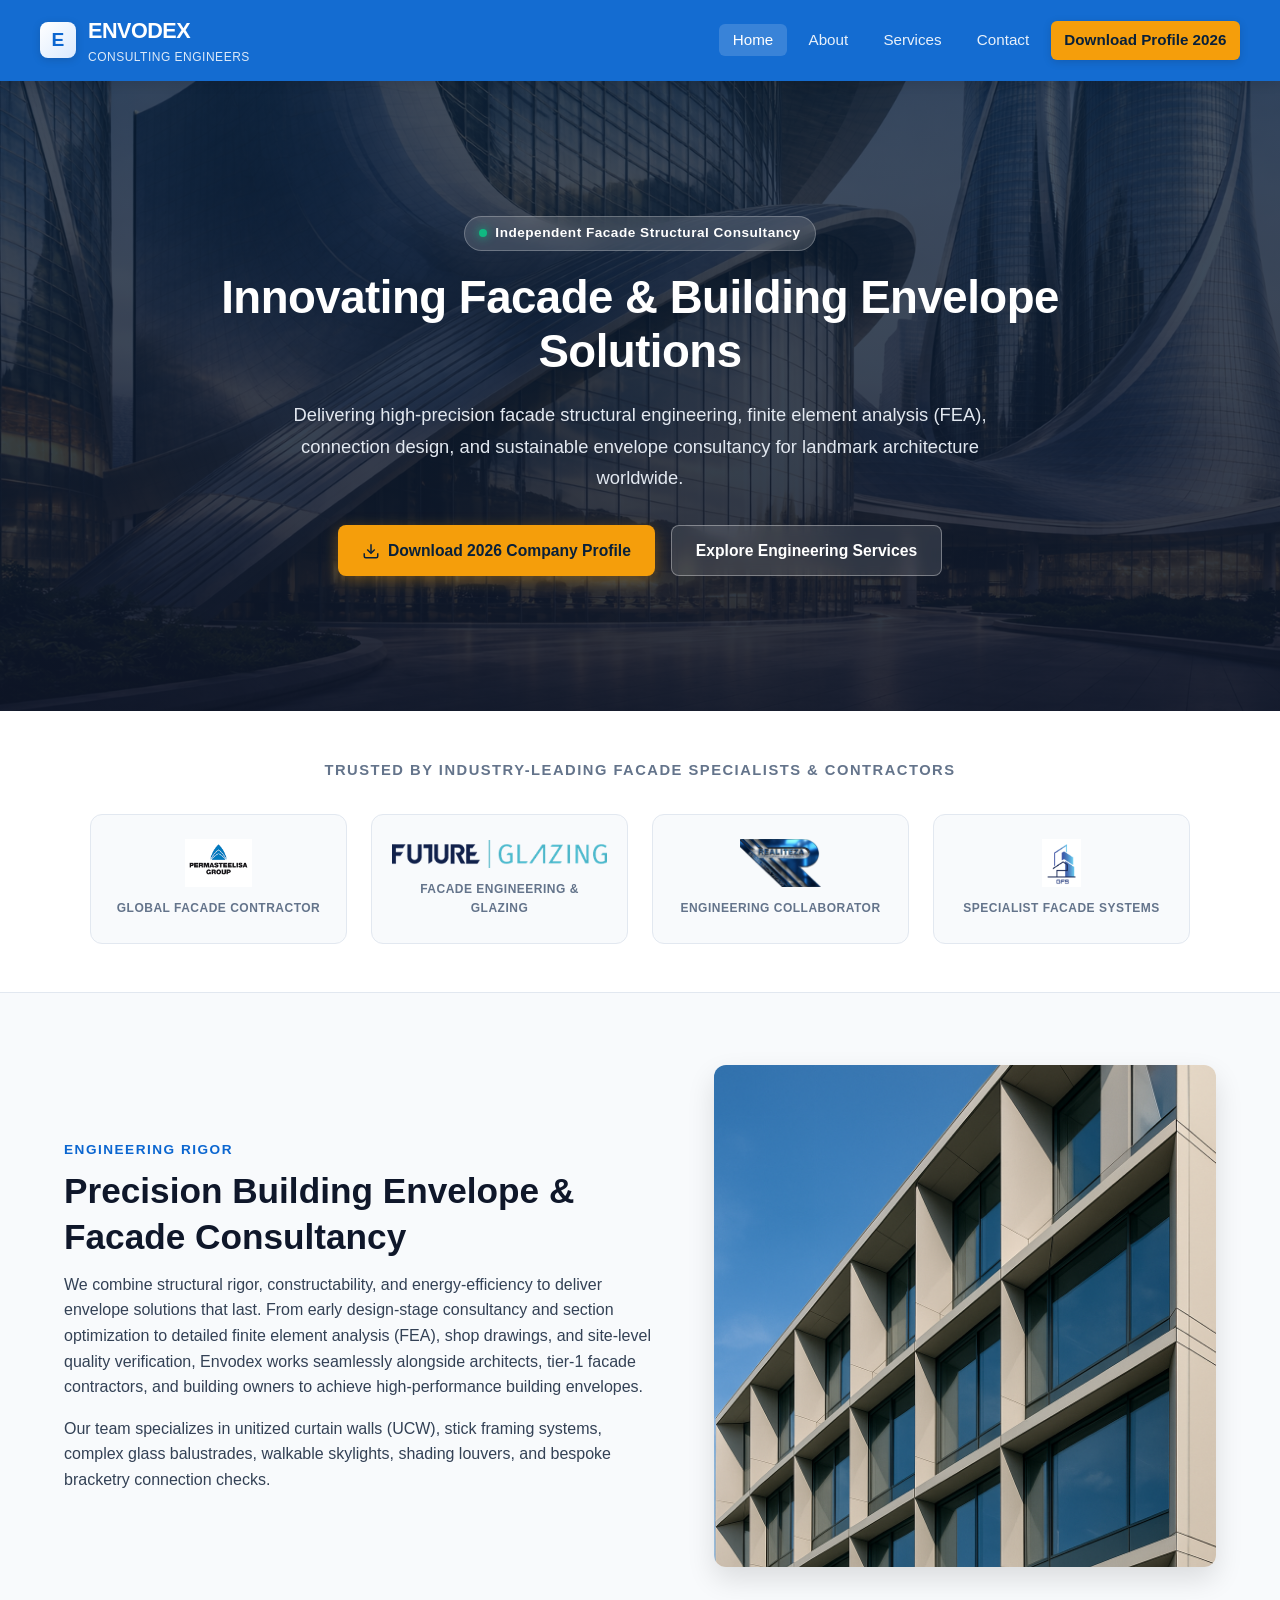
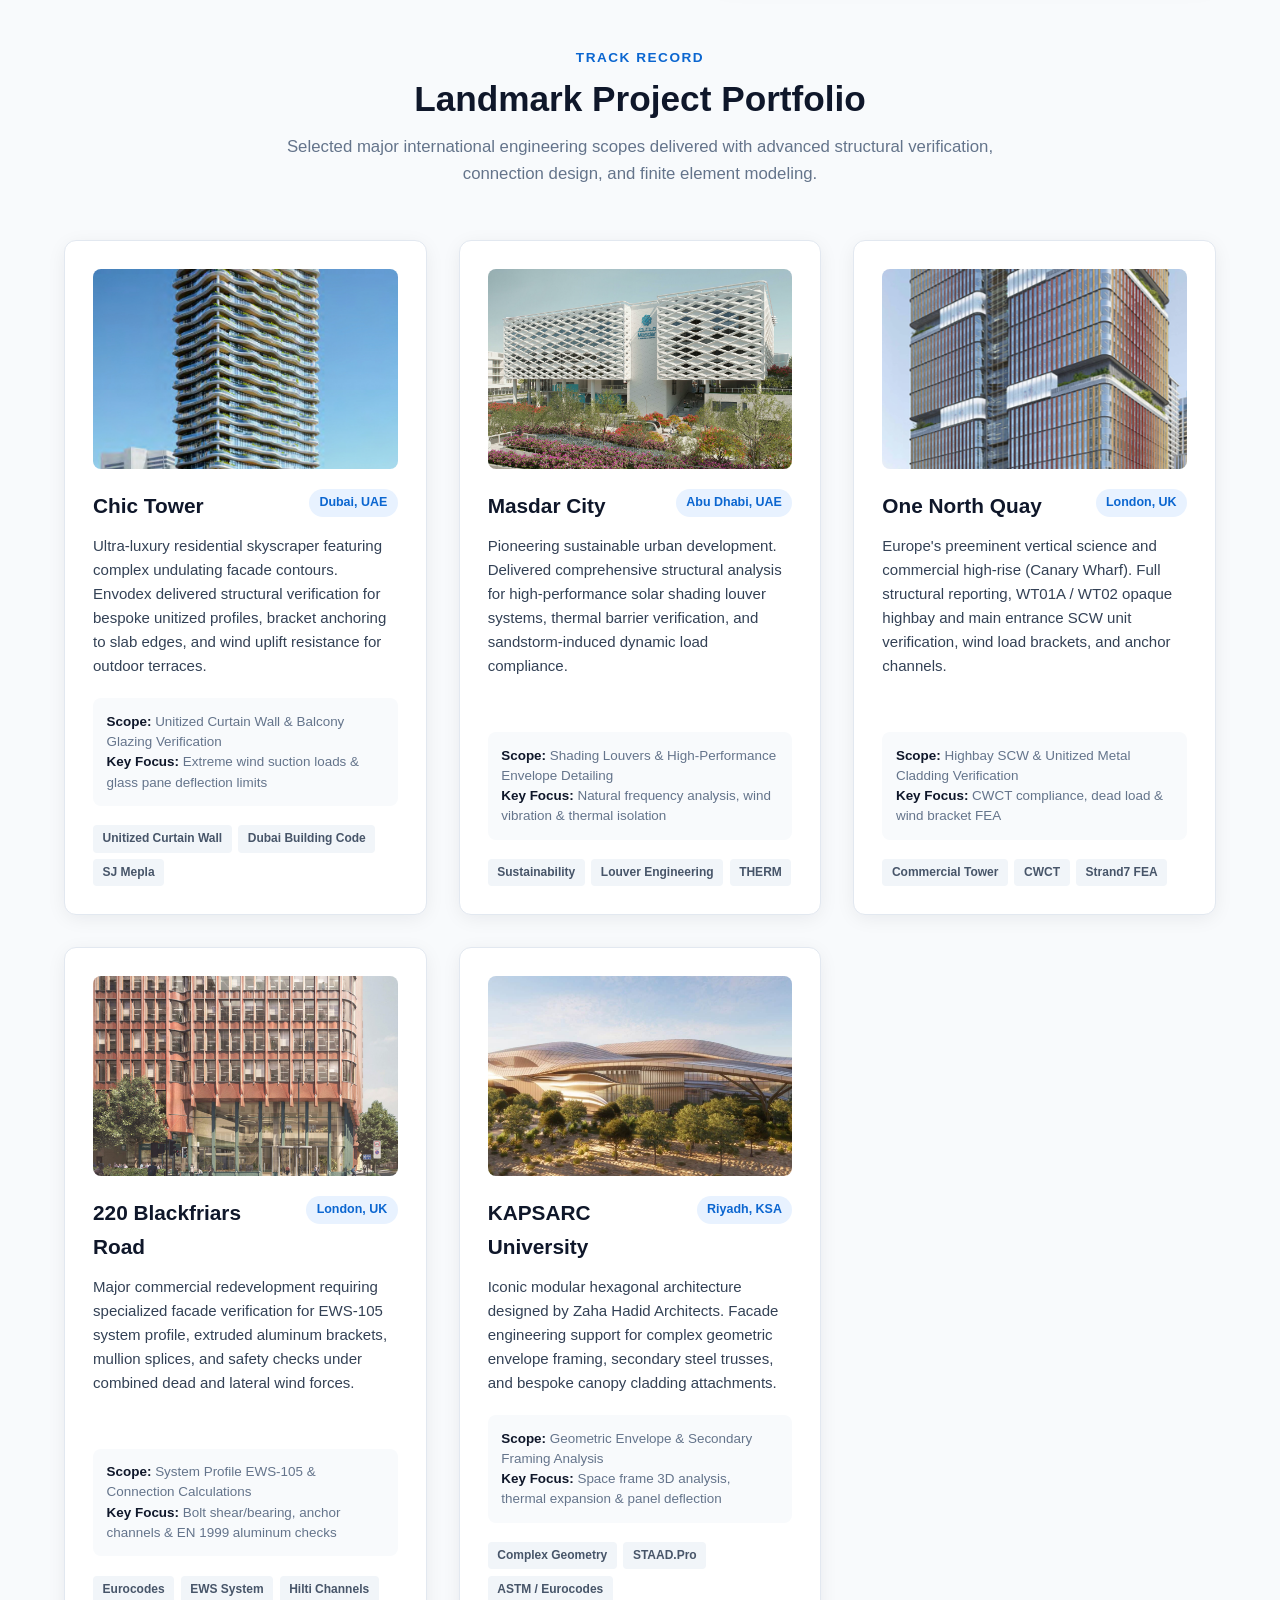
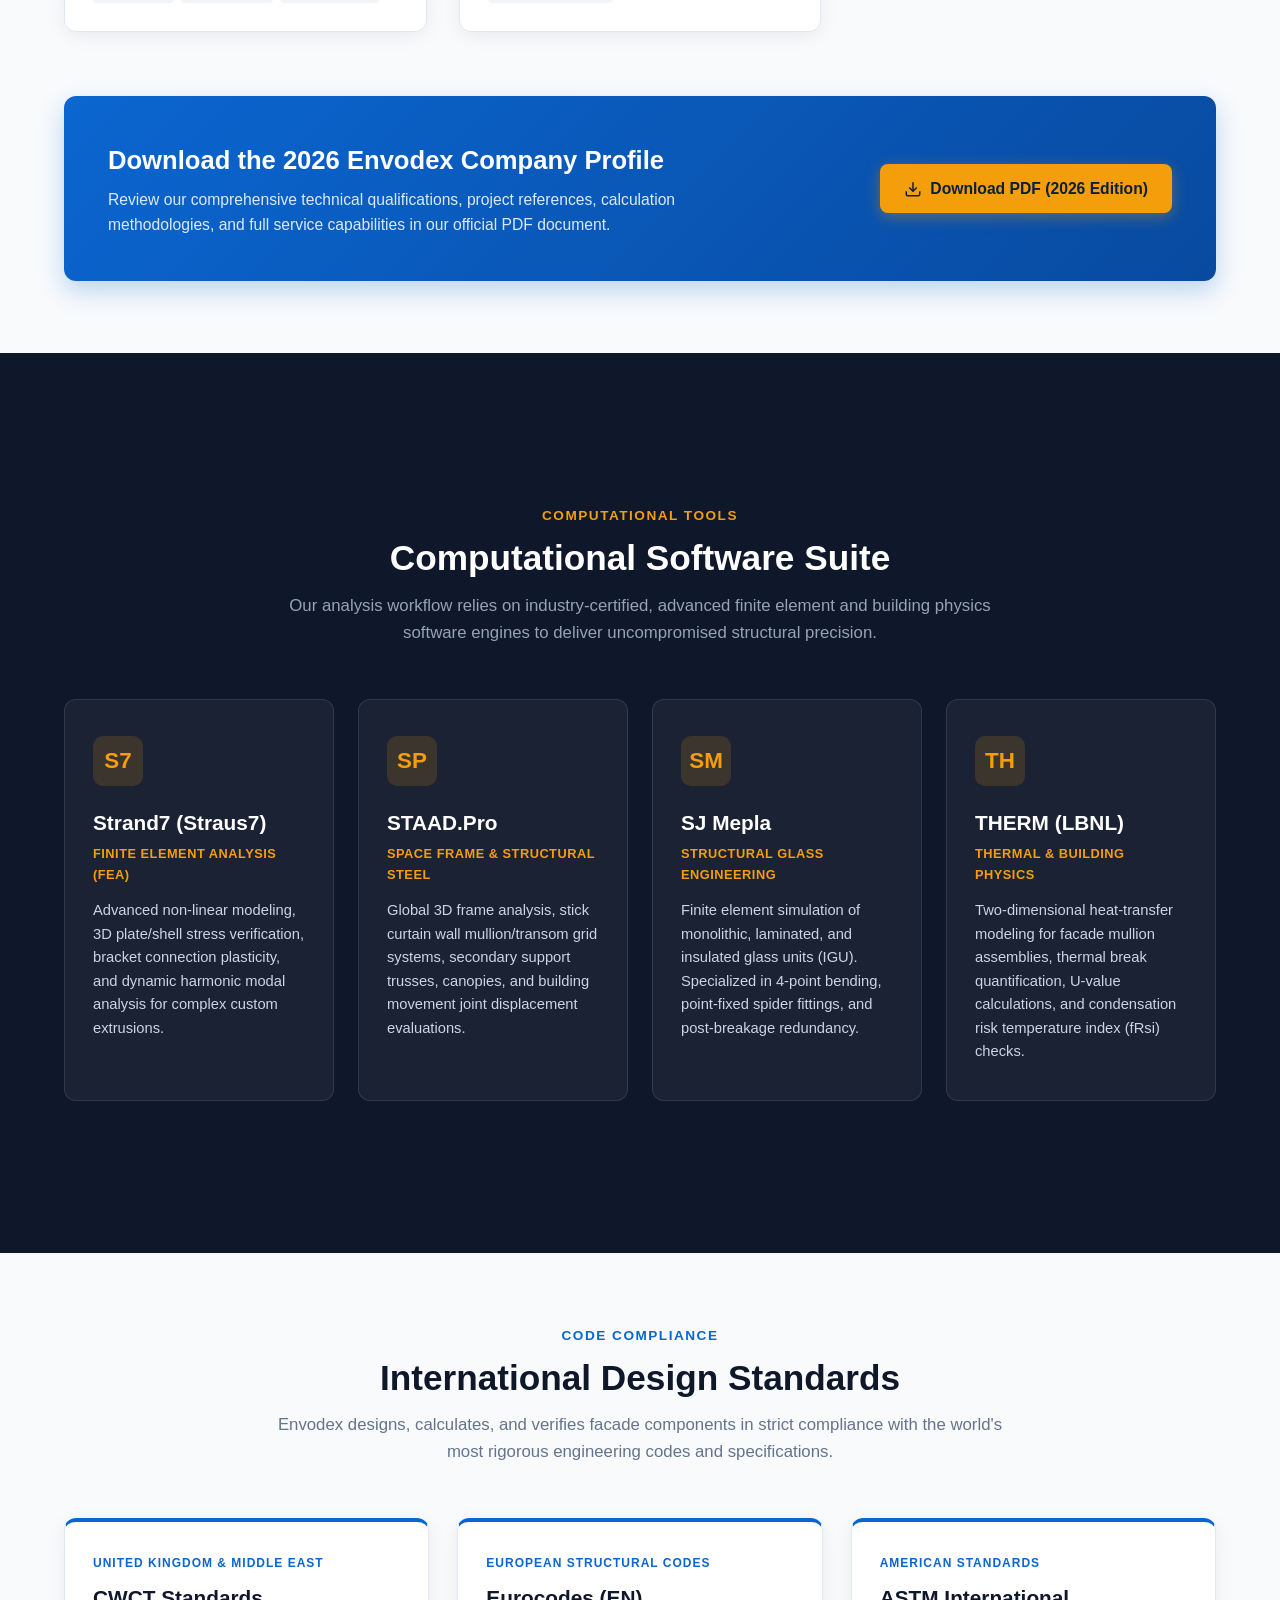
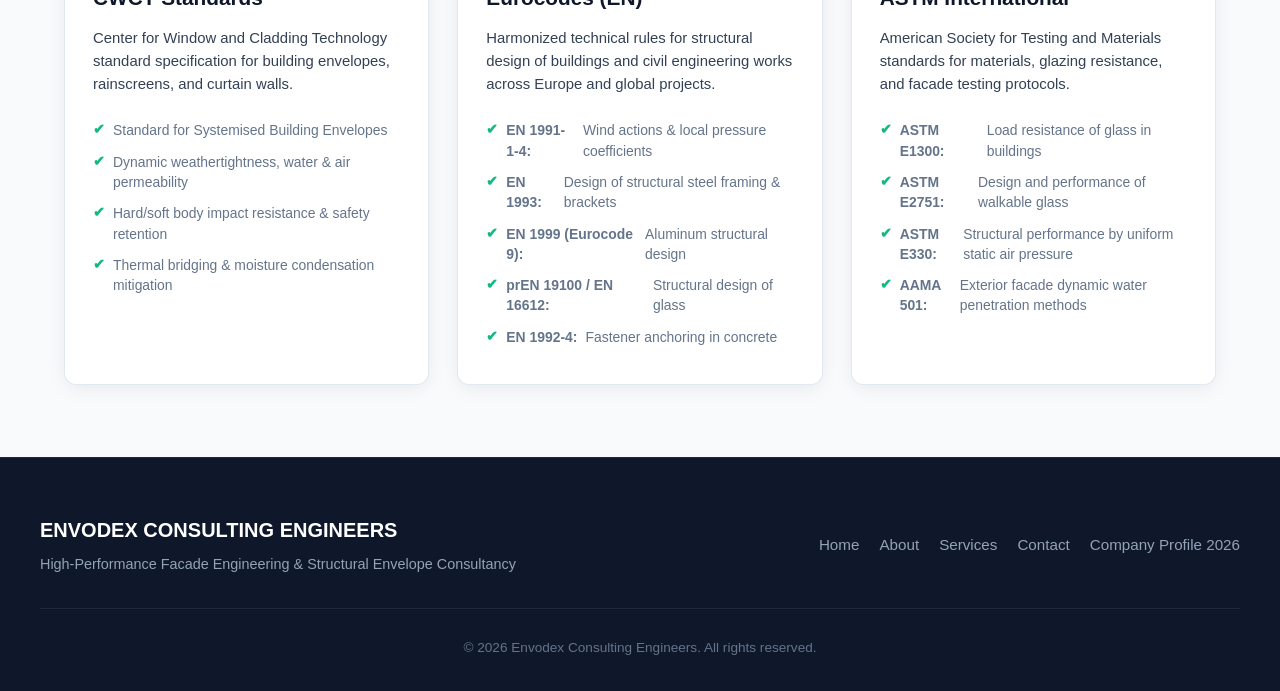
<file: index.html>
<!doctype html>
<html lang="en">
<head>
  <meta charset="utf-8" />
  <meta name="viewport" content="width=device-width, initial-scale=1" />
  <title>Envodex | Building Envelope & Facade Engineering Consultancy</title>
  <link rel="stylesheet" href="style.css">
</head>
<body>
  <header>
    <nav>
      <div class="logo-container">
        <div class="logo-icon">E</div>
        <div>
          <span class="logo-text">ENVODEX</span>
          <span class="logo-subtitle">CONSULTING ENGINEERS</span>
        </div>
      </div>
      <ul>
        <li><a href="index.html" class="active">Home</a></li>
        <li><a href="about.html">About</a></li>
        <li><a href="services.html">Services</a></li>
        <li><a href="contact.html">Contact</a></li>
        <li><a href="Envodex_Company_Profile_2026.pdf" download class="nav-cta">Download Profile 2026</a></li>
      </ul>
    </nav>
  </header>

  <section class="hero">
    <div class="hero-content">
      <div class="hero-badge">
        <span class="hero-badge-dot"></span>
        <span>Independent Facade Structural Consultancy</span>
      </div>
      <h1>Innovating Facade &amp; Building Envelope Solutions</h1>
      <p>Delivering high-precision facade structural engineering, finite element analysis (FEA), connection design, and sustainable envelope consultancy for landmark architecture worldwide.</p>
      <div class="hero-actions">
        <a class="btn btn-primary" href="Envodex_Company_Profile_2026.pdf" download>
          <svg width="18" height="18" viewBox="0 0 24 24" fill="none" stroke="currentColor" stroke-width="2"><path d="M21 15v4a2 2 0 0 1-2 2H5a2 2 0 0 1-2-2v-4"></path><polyline points="7 10 12 15 17 10"></polyline><line x1="12" y1="15" x2="12" y2="3"></line></svg>
          Download 2026 Company Profile
        </a>
        <a class="btn btn-secondary" href="services.html">Explore Engineering Services</a>
      </div>
    </div>
  </section>

  <!-- Client Partnerships Strip -->
  <section class="clients-section">
    <div class="clients-header">
      <h3>Trusted by Industry-Leading Facade Specialists &amp; Contractors</h3>
    </div>
    <div class="clients-grid">
      <!-- 1. Permasteelisa Group (First) -->
      <div class="client-card">
        <img src="images/logo-permasteelisa.png" alt="Permasteelisa Group" onerror="this.onerror=null; this.style.display='none'; this.nextElementSibling.style.display='block';">
        <div class="client-fallback" style="display:none;">
          <span class="fallback-title">PERMASTEELISA</span>
          <span class="fallback-sub">GROUP</span>
        </div>
        <span class="client-role">Global Facade Contractor</span>
      </div>

      <!-- 2. Future Glazing -->
      <div class="client-card">
        <img src="images/logo-futureglazing.png" alt="Future Glazing" onerror="this.onerror=null; this.style.display='none'; this.nextElementSibling.style.display='block';">
        <div class="client-fallback" style="display:none;">
          <span class="fallback-title">FUTURE</span>
          <span class="fallback-sub">GLAZING</span>
        </div>
        <span class="client-role">Facade Engineering &amp; Glazing</span>
      </div>

      <!-- 3. Realiteza -->
      <div class="client-card">
        <img src="images/logo-realiteza.png" alt="Realiteza" onerror="this.onerror=null; this.style.display='none'; this.nextElementSibling.style.display='block';">
        <div class="client-fallback" style="display:none;">
          <span class="fallback-title">REALITEZA</span>
          <span class="fallback-sub">ARCHITECTURE &amp; ENGINEERING</span>
        </div>
        <span class="client-role">Engineering Collaborator</span>
      </div>

      <!-- 4. GFS -->
      <div class="client-card">
        <img src="images/logo-gfs.png" alt="GFS (Global Facade Solutions)" onerror="this.onerror=null; this.style.display='none'; this.nextElementSibling.style.display='block';">
        <div class="client-fallback" style="display:none;">
          <span class="fallback-title">GFS</span>
          <span class="fallback-sub">GLOBAL FACADE SOLUTIONS</span>
        </div>
        <span class="client-role">Specialist Facade Systems</span>
      </div>
    </div>
  </section>

  <main class="container">
    <!-- Approach Section -->
    <section class="two-column">
      <div class="text">
        <span class="section-tag">Engineering Rigor</span>
        <h2 class="section-title">Precision Building Envelope &amp; Facade Consultancy</h2>
        <p>We combine structural rigor, constructability, and energy-efficiency to deliver envelope solutions that last. From early design-stage consultancy and section optimization to detailed finite element analysis (FEA), shop drawings, and site-level quality verification, Envodex works seamlessly alongside architects, tier-1 facade contractors, and building owners to achieve high-performance building envelopes.</p>
        <p style="margin-top:1rem;">Our team specializes in unitized curtain walls (UCW), stick framing systems, complex glass balustrades, walkable skylights, shading louvers, and bespoke bracketry connection checks.</p>
      </div>
      <div class="image">
        <img src="images/about-facade.png" alt="Engineered facade cladding">
      </div>
    </section>

    <!-- Landmark Projects Section -->
    <section style="margin-top: 5rem;">
      <div class="section-header">
        <span class="section-tag">Track Record</span>
        <h2 class="section-title">Landmark Project Portfolio</h2>
        <p class="section-desc">Selected major international engineering scopes delivered with advanced structural verification, connection design, and finite element modeling.</p>
      </div>

      <div class="projects-grid">
        <!-- 1. Chic Tower -->
        <div class="project-card">
          <div class="project-media">
            <img src="images/project-chic-tower.jpg" alt="Chic Tower Dubai" onerror="this.onerror=null; this.style.display='none';">
          </div>
          <div class="project-header">
            <h3 class="project-name">Chic Tower</h3>
            <span class="project-location">Dubai, UAE</span>
          </div>
          <p class="project-desc">Ultra-luxury residential skyscraper featuring complex undulating facade contours. Envodex delivered structural verification for bespoke unitized profiles, bracket anchoring to slab edges, and wind uplift resistance for outdoor terraces.</p>
          <div class="project-specs">
            <div><strong>Scope:</strong> Unitized Curtain Wall &amp; Balcony Glazing Verification</div>
            <div><strong>Key Focus:</strong> Extreme wind suction loads &amp; glass pane deflection limits</div>
          </div>
          <div class="project-tags">
            <span class="tag">Unitized Curtain Wall</span>
            <span class="tag">Dubai Building Code</span>
            <span class="tag">SJ Mepla</span>
          </div>
        </div>

        <!-- 2. Masdar City -->
        <div class="project-card">
          <div class="project-media">
            <img src="images/project-masdar-city.jpg" alt="Masdar City" onerror="this.onerror=null; this.style.display='none';">
          </div>
          <div class="project-header">
            <h3 class="project-name">Masdar City</h3>
            <span class="project-location">Abu Dhabi, UAE</span>
          </div>
          <p class="project-desc">Pioneering sustainable urban development. Delivered comprehensive structural analysis for high-performance solar shading louver systems, thermal barrier verification, and sandstorm-induced dynamic load compliance.</p>
          <div class="project-specs">
            <div><strong>Scope:</strong> Shading Louvers &amp; High-Performance Envelope Detailing</div>
            <div><strong>Key Focus:</strong> Natural frequency analysis, wind vibration &amp; thermal isolation</div>
          </div>
          <div class="project-tags">
            <span class="tag">Sustainability</span>
            <span class="tag">Louver Engineering</span>
            <span class="tag">THERM</span>
          </div>
        </div>

        <!-- 3. One North Quay -->
        <div class="project-card">
          <div class="project-media">
            <img src="images/project-one-north-quay.jpg" alt="One North Quay London" onerror="this.onerror=null; this.style.display='none';">
          </div>
          <div class="project-header">
            <h3 class="project-name">One North Quay</h3>
            <span class="project-location">London, UK</span>
          </div>
          <p class="project-desc">Europe's preeminent vertical science and commercial high-rise (Canary Wharf). Full structural reporting, WT01A / WT02 opaque highbay and main entrance SCW unit verification, wind load brackets, and anchor channels.</p>
          <div class="project-specs">
            <div><strong>Scope:</strong> Highbay SCW &amp; Unitized Metal Cladding Verification</div>
            <div><strong>Key Focus:</strong> CWCT compliance, dead load &amp; wind bracket FEA</div>
          </div>
          <div class="project-tags">
            <span class="tag">Commercial Tower</span>
            <span class="tag">CWCT</span>
            <span class="tag">Strand7 FEA</span>
          </div>
        </div>

        <!-- 4. 220 Blackfriars Road -->
        <div class="project-card">
          <div class="project-media">
            <img src="images/project-220-blackfriars.jpg" alt="220 Blackfriars Road London" onerror="this.onerror=null; this.style.display='none';">
          </div>
          <div class="project-header">
            <h3 class="project-name">220 Blackfriars Road</h3>
            <span class="project-location">London, UK</span>
          </div>
          <p class="project-desc">Major commercial redevelopment requiring specialized facade verification for EWS-105 system profile, extruded aluminum brackets, mullion splices, and safety checks under combined dead and lateral wind forces.</p>
          <div class="project-specs">
            <div><strong>Scope:</strong> System Profile EWS-105 &amp; Connection Calculations</div>
            <div><strong>Key Focus:</strong> Bolt shear/bearing, anchor channels &amp; EN 1999 aluminum checks</div>
          </div>
          <div class="project-tags">
            <span class="tag">Eurocodes</span>
            <span class="tag">EWS System</span>
            <span class="tag">Hilti Channels</span>
          </div>
        </div>

        <!-- 5. KAPSARC University -->
        <div class="project-card">
          <div class="project-media">
            <img src="images/project-kapsarc.jpg" alt="KAPSARC University Riyadh" onerror="this.onerror=null; this.style.display='none';">
          </div>
          <div class="project-header">
            <h3 class="project-name">KAPSARC University</h3>
            <span class="project-location">Riyadh, KSA</span>
          </div>
          <p class="project-desc">Iconic modular hexagonal architecture designed by Zaha Hadid Architects. Facade engineering support for complex geometric envelope framing, secondary steel trusses, and bespoke canopy cladding attachments.</p>
          <div class="project-specs">
            <div><strong>Scope:</strong> Geometric Envelope &amp; Secondary Framing Analysis</div>
            <div><strong>Key Focus:</strong> Space frame 3D analysis, thermal expansion &amp; panel deflection</div>
          </div>
          <div class="project-tags">
            <span class="tag">Complex Geometry</span>
            <span class="tag">STAAD.Pro</span>
            <span class="tag">ASTM / Eurocodes</span>
          </div>
        </div>
      </div>
    </section>

    <!-- Download Banner Strip -->
    <section class="profile-cta-strip">
      <div>
        <h3>Download the 2026 Envodex Company Profile</h3>
        <p>Review our comprehensive technical qualifications, project references, calculation methodologies, and full service capabilities in our official PDF document.</p>
      </div>
      <a class="btn btn-primary" href="Envodex_Company_Profile_2026.pdf" download>
        <svg width="18" height="18" viewBox="0 0 24 24" fill="none" stroke="currentColor" stroke-width="2"><path d="M21 15v4a2 2 0 0 1-2 2H5a2 2 0 0 1-2-2v-4"></path><polyline points="7 10 12 15 17 10"></polyline><line x1="12" y1="15" x2="12" y2="3"></line></svg>
        Download PDF (2026 Edition)
      </a>
    </section>
  </main>

  <!-- Computational Software Suite Section -->
  <section class="software-section">
    <div class="container">
      <div class="section-header">
        <span class="section-tag">Computational Tools</span>
        <h2 class="section-title">Computational Software Suite</h2>
        <p class="section-desc">Our analysis workflow relies on industry-certified, advanced finite element and building physics software engines to deliver uncompromised structural precision.</p>
      </div>

      <div class="software-grid">
        <!-- Strand7 -->
        <div class="software-card">
          <div class="software-icon">S7</div>
          <h3 class="software-name">Strand7 (Straus7)</h3>
          <div class="software-type">Finite Element Analysis (FEA)</div>
          <p class="software-desc">Advanced non-linear modeling, 3D plate/shell stress verification, bracket connection plasticity, and dynamic harmonic modal analysis for complex custom extrusions.</p>
        </div>

        <!-- Staad Pro -->
        <div class="software-card">
          <div class="software-icon">SP</div>
          <h3 class="software-name">STAAD.Pro</h3>
          <div class="software-type">Space Frame &amp; Structural Steel</div>
          <p class="software-desc">Global 3D frame analysis, stick curtain wall mullion/transom grid systems, secondary support trusses, canopies, and building movement joint displacement evaluations.</p>
        </div>

        <!-- SJ Mepla -->
        <div class="software-card">
          <div class="software-icon">SM</div>
          <h3 class="software-name">SJ Mepla</h3>
          <div class="software-type">Structural Glass Engineering</div>
          <p class="software-desc">Finite element simulation of monolithic, laminated, and insulated glass units (IGU). Specialized in 4-point bending, point-fixed spider fittings, and post-breakage redundancy.</p>
        </div>

        <!-- THERM -->
        <div class="software-card">
          <div class="software-icon">TH</div>
          <h3 class="software-name">THERM (LBNL)</h3>
          <div class="software-type">Thermal &amp; Building Physics</div>
          <p class="software-desc">Two-dimensional heat-transfer modeling for facade mullion assemblies, thermal break quantification, U-value calculations, and condensation risk temperature index (fRsi) checks.</p>
        </div>
      </div>
    </div>
  </section>

  <!-- International Design Standards -->
  <section class="container">
    <div class="section-header">
      <span class="section-tag">Code Compliance</span>
      <h2 class="section-title">International Design Standards</h2>
      <p class="section-desc">Envodex designs, calculates, and verifies facade components in strict compliance with the world's most rigorous engineering codes and specifications.</p>
    </div>

    <div class="standards-grid">
      <!-- CWCT -->
      <div class="standard-card">
        <span class="standard-badge">United Kingdom &amp; Middle East</span>
        <h3 class="standard-title">CWCT Standards</h3>
        <p class="standard-desc">Center for Window and Cladding Technology standard specification for building envelopes, rainscreens, and curtain walls.</p>
        <ul class="standard-list">
          <li>Standard for Systemised Building Envelopes</li>
          <li>Dynamic weathertightness, water &amp; air permeability</li>
          <li>Hard/soft body impact resistance &amp; safety retention</li>
          <li>Thermal bridging &amp; moisture condensation mitigation</li>
        </ul>
      </div>

      <!-- Eurocodes -->
      <div class="standard-card">
        <span class="standard-badge">European Structural Codes</span>
        <h3 class="standard-title">Eurocodes (EN)</h3>
        <p class="standard-desc">Harmonized technical rules for structural design of buildings and civil engineering works across Europe and global projects.</p>
        <ul class="standard-list">
          <li><strong>EN 1991-1-4:</strong> Wind actions &amp; local pressure coefficients</li>
          <li><strong>EN 1993:</strong> Design of structural steel framing &amp; brackets</li>
          <li><strong>EN 1999 (Eurocode 9):</strong> Aluminum structural design</li>
          <li><strong>prEN 19100 / EN 16612:</strong> Structural design of glass</li>
          <li><strong>EN 1992-4:</strong> Fastener anchoring in concrete</li>
        </ul>
      </div>

      <!-- ASTM -->
      <div class="standard-card">
        <span class="standard-badge">American Standards</span>
        <h3 class="standard-title">ASTM International</h3>
        <p class="standard-desc">American Society for Testing and Materials standards for materials, glazing resistance, and facade testing protocols.</p>
        <ul class="standard-list">
          <li><strong>ASTM E1300:</strong> Load resistance of glass in buildings</li>
          <li><strong>ASTM E2751:</strong> Design and performance of walkable glass</li>
          <li><strong>ASTM E330:</strong> Structural performance by uniform static air pressure</li>
          <li><strong>AAMA 501:</strong> Exterior facade dynamic water penetration methods</li>
        </ul>
      </div>
    </div>
  </section>

  <footer>
    <div class="footer-container">
      <div>
        <div class="footer-logo">ENVODEX CONSULTING ENGINEERS</div>
        <p style="margin-top:0.4rem; font-size:0.9rem;">High-Performance Facade Engineering &amp; Structural Envelope Consultancy</p>
      </div>
      <div class="footer-links">
        <a href="index.html">Home</a>
        <a href="about.html">About</a>
        <a href="services.html">Services</a>
        <a href="contact.html">Contact</a>
        <a href="Envodex_Company_Profile_2026.pdf" download>Company Profile 2026</a>
      </div>
    </div>
    <div class="footer-bottom">
      &copy; 2026 Envodex Consulting Engineers. All rights reserved.
    </div>
  </footer>
</body>
</html>
</file>
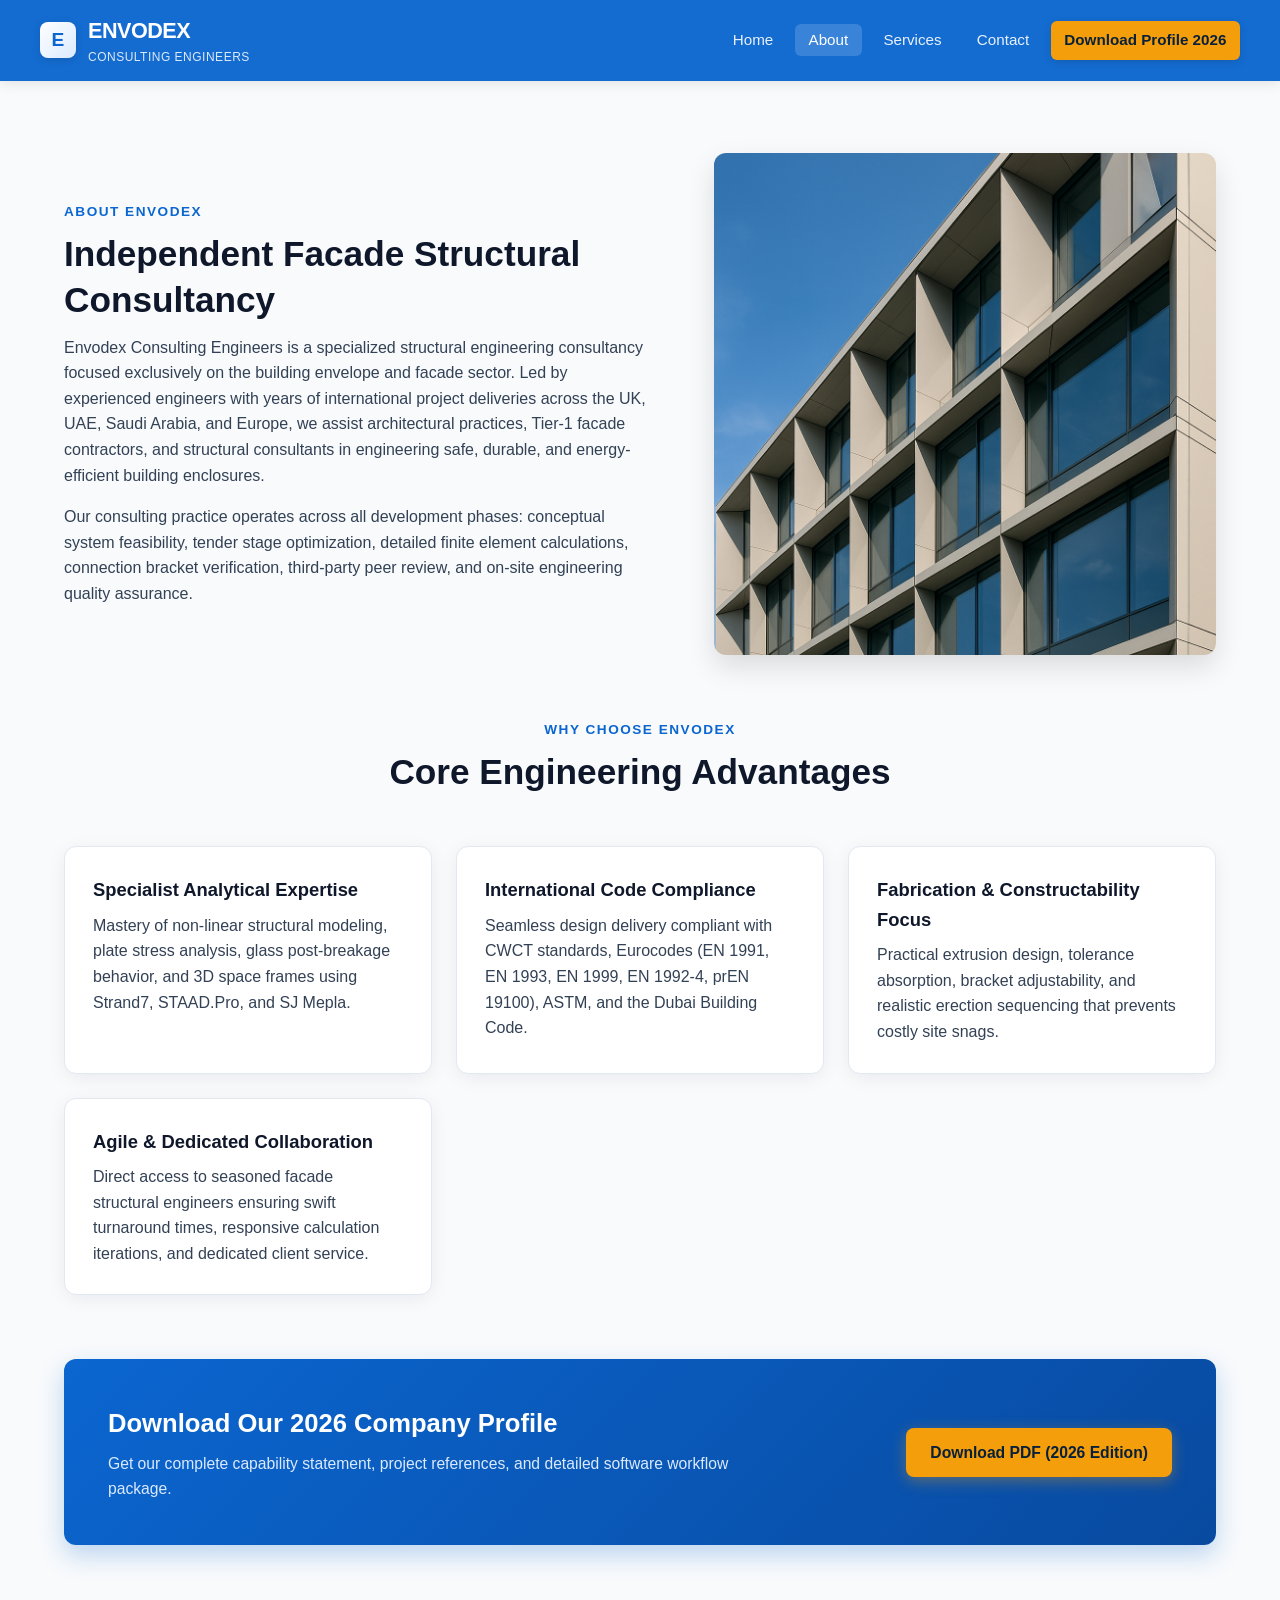
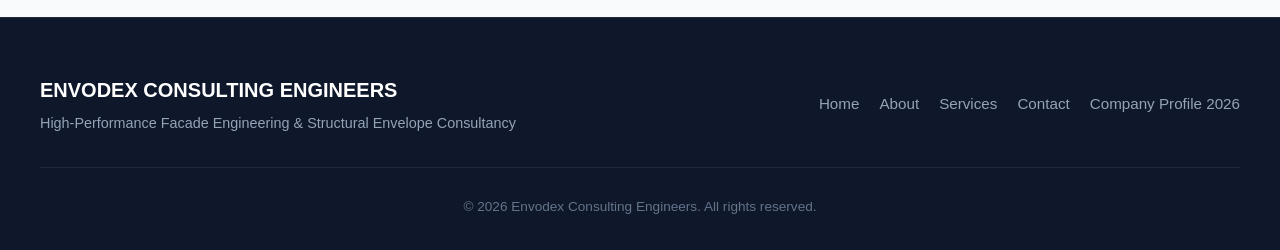
<file: about.html>
<!doctype html>
<html lang="en">
<head>
  <meta charset="utf-8" />
  <meta name="viewport" content="width=device-width, initial-scale=1" />
  <title>About | Envodex Consulting Engineers</title>
  <link rel="stylesheet" href="style.css">
</head>
<body>
  <header>
    <nav>
      <div class="logo-container">
        <div class="logo-icon">E</div>
        <div>
          <span class="logo-text">ENVODEX</span>
          <span class="logo-subtitle">CONSULTING ENGINEERS</span>
        </div>
      </div>
      <ul>
        <li><a href="index.html">Home</a></li>
        <li><a href="about.html" class="active">About</a></li>
        <li><a href="services.html">Services</a></li>
        <li><a href="contact.html">Contact</a></li>
        <li><a href="Envodex_Company_Profile_2026.pdf" download class="nav-cta">Download Profile 2026</a></li>
      </ul>
    </nav>
  </header>

  <main class="container">
    <section class="two-column">
      <div class="text">
        <span class="section-tag">About Envodex</span>
        <h1 class="section-title">Independent Facade Structural Consultancy</h1>
        <p>Envodex Consulting Engineers is a specialized structural engineering consultancy focused exclusively on the building envelope and facade sector. Led by experienced engineers with years of international project deliveries across the UK, UAE, Saudi Arabia, and Europe, we assist architectural practices, Tier-1 facade contractors, and structural consultants in engineering safe, durable, and energy-efficient building enclosures.</p>
        <p style="margin-top:1rem;">Our consulting practice operates across all development phases: conceptual system feasibility, tender stage optimization, detailed finite element calculations, connection bracket verification, third-party peer review, and on-site engineering quality assurance.</p>
      </div>
      <div class="image">
        <img src="images/about-facade.png" alt="Modern facade engineering">
      </div>
    </section>

    <section style="margin-top: 4rem;">
      <div class="section-header">
        <span class="section-tag">Why Choose Envodex</span>
        <h2 class="section-title">Core Engineering Advantages</h2>
      </div>
      <div class="services-grid">
        <div class="service-card">
          <strong>Specialist Analytical Expertise</strong>
          <p>Mastery of non-linear structural modeling, plate stress analysis, glass post-breakage behavior, and 3D space frames using Strand7, STAAD.Pro, and SJ Mepla.</p>
        </div>
        <div class="service-card">
          <strong>International Code Compliance</strong>
          <p>Seamless design delivery compliant with CWCT standards, Eurocodes (EN 1991, EN 1993, EN 1999, EN 1992-4, prEN 19100), ASTM, and the Dubai Building Code.</p>
        </div>
        <div class="service-card">
          <strong>Fabrication &amp; Constructability Focus</strong>
          <p>Practical extrusion design, tolerance absorption, bracket adjustability, and realistic erection sequencing that prevents costly site snags.</p>
        </div>
        <div class="service-card">
          <strong>Agile &amp; Dedicated Collaboration</strong>
          <p>Direct access to seasoned facade structural engineers ensuring swift turnaround times, responsive calculation iterations, and dedicated client service.</p>
        </div>
      </div>
    </section>

    <section class="profile-cta-strip">
      <div>
        <h3>Download Our 2026 Company Profile</h3>
        <p>Get our complete capability statement, project references, and detailed software workflow package.</p>
      </div>
      <a class="btn btn-primary" href="Envodex_Company_Profile_2026.pdf" download>
        Download PDF (2026 Edition)
      </a>
    </section>
  </main>

  <footer>
    <div class="footer-container">
      <div>
        <div class="footer-logo">ENVODEX CONSULTING ENGINEERS</div>
        <p style="margin-top:0.4rem; font-size:0.9rem;">High-Performance Facade Engineering &amp; Structural Envelope Consultancy</p>
      </div>
      <div class="footer-links">
        <a href="index.html">Home</a>
        <a href="about.html">About</a>
        <a href="services.html">Services</a>
        <a href="contact.html">Contact</a>
        <a href="Envodex_Company_Profile_2026.pdf" download>Company Profile 2026</a>
      </div>
    </div>
    <div class="footer-bottom">
      &copy; 2026 Envodex Consulting Engineers. All rights reserved.
    </div>
  </footer>
</body>
</html>
</file>
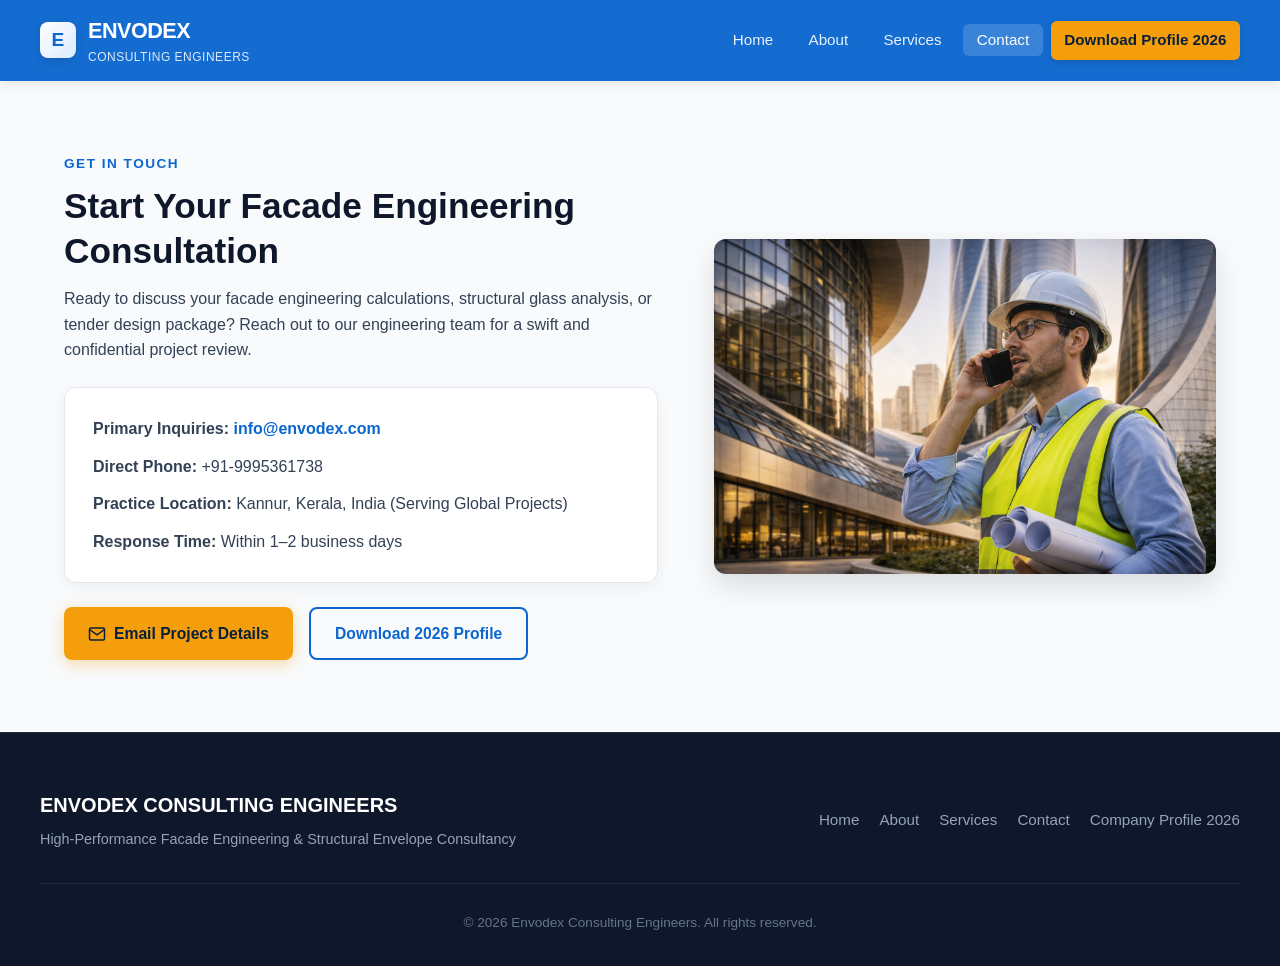
<file: contact.html>
<!doctype html>
<html lang="en">
<head>
  <meta charset="utf-8" />
  <meta name="viewport" content="width=device-width, initial-scale=1" />
  <title>Contact | Envodex Consulting Engineers</title>
  <link rel="stylesheet" href="style.css">
</head>
<body>
  <header>
    <nav>
      <div class="logo-container">
        <div class="logo-icon">E</div>
        <div>
          <span class="logo-text">ENVODEX</span>
          <span class="logo-subtitle">CONSULTING ENGINEERS</span>
        </div>
      </div>
      <ul>
        <li><a href="index.html">Home</a></li>
        <li><a href="about.html">About</a></li>
        <li><a href="services.html">Services</a></li>
        <li><a href="contact.html" class="active">Contact</a></li>
        <li><a href="Envodex_Company_Profile_2026.pdf" download class="nav-cta">Download Profile 2026</a></li>
      </ul>
    </nav>
  </header>

  <main class="container">
    <section class="two-column">
      <div class="text">
        <span class="section-tag">Get in Touch</span>
        <h1 class="section-title">Start Your Facade Engineering Consultation</h1>
        <p>Ready to discuss your facade engineering calculations, structural glass analysis, or tender design package? Reach out to our engineering team for a swift and confidential project review.</p>
        
        <div style="background:#ffffff; border:1px solid #e2e8f0; border-radius:12px; padding:1.75rem; margin:1.5rem 0; box-shadow:0 4px 15px rgba(0,0,0,0.05);">
          <p style="margin-bottom:0.75rem;"><strong>Primary Inquiries:</strong> <a href="mailto:info@envodex.com" style="color:#0b66d0; font-weight:600;">info@envodex.com</a></p>
          <p style="margin-bottom:0.75rem;"><strong>Direct Phone:</strong> <a href="tel:+919995361738" style="color:#334155;">+91-9995361738</a></p>
          <p style="margin-bottom:0.75rem;"><strong>Practice Location:</strong> Kannur, Kerala, India (Serving Global Projects)</p>
          <p><strong>Response Time:</strong> Within 1–2 business days</p>
        </div>

        <div style="display:flex; gap:1rem; flex-wrap:wrap;">
          <a class="btn btn-primary" href="mailto:info@envodex.com?subject=Facade%20Engineering%20Inquiry%20-%20Envodex">
            <svg width="18" height="18" viewBox="0 0 24 24" fill="none" stroke="currentColor" stroke-width="2"><path d="M4 4h16c1.1 0 2 .9 2 2v12c0 1.1-.9 2-2 2H4c-1.1 0-2-.9-2-2V6c0-1.1.9-2 2-2z"></path><polyline points="22,6 12,13 2,6"></polyline></svg>
            Email Project Details
          </a>
          <a class="btn btn-outline" href="Envodex_Company_Profile_2026.pdf" download>
            Download 2026 Profile
          </a>
        </div>
      </div>
      <div class="image">
        <img src="images/contact-facade.png" alt="Contact Envodex Facade Engineers">
      </div>
    </section>
  </main>

  <footer>
    <div class="footer-container">
      <div>
        <div class="footer-logo">ENVODEX CONSULTING ENGINEERS</div>
        <p style="margin-top:0.4rem; font-size:0.9rem;">High-Performance Facade Engineering &amp; Structural Envelope Consultancy</p>
      </div>
      <div class="footer-links">
        <a href="index.html">Home</a>
        <a href="about.html">About</a>
        <a href="services.html">Services</a>
        <a href="contact.html">Contact</a>
        <a href="Envodex_Company_Profile_2026.pdf" download>Company Profile 2026</a>
      </div>
    </div>
    <div class="footer-bottom">
      &copy; 2026 Envodex Consulting Engineers. All rights reserved.
    </div>
  </footer>
</body>
</html>
</file>
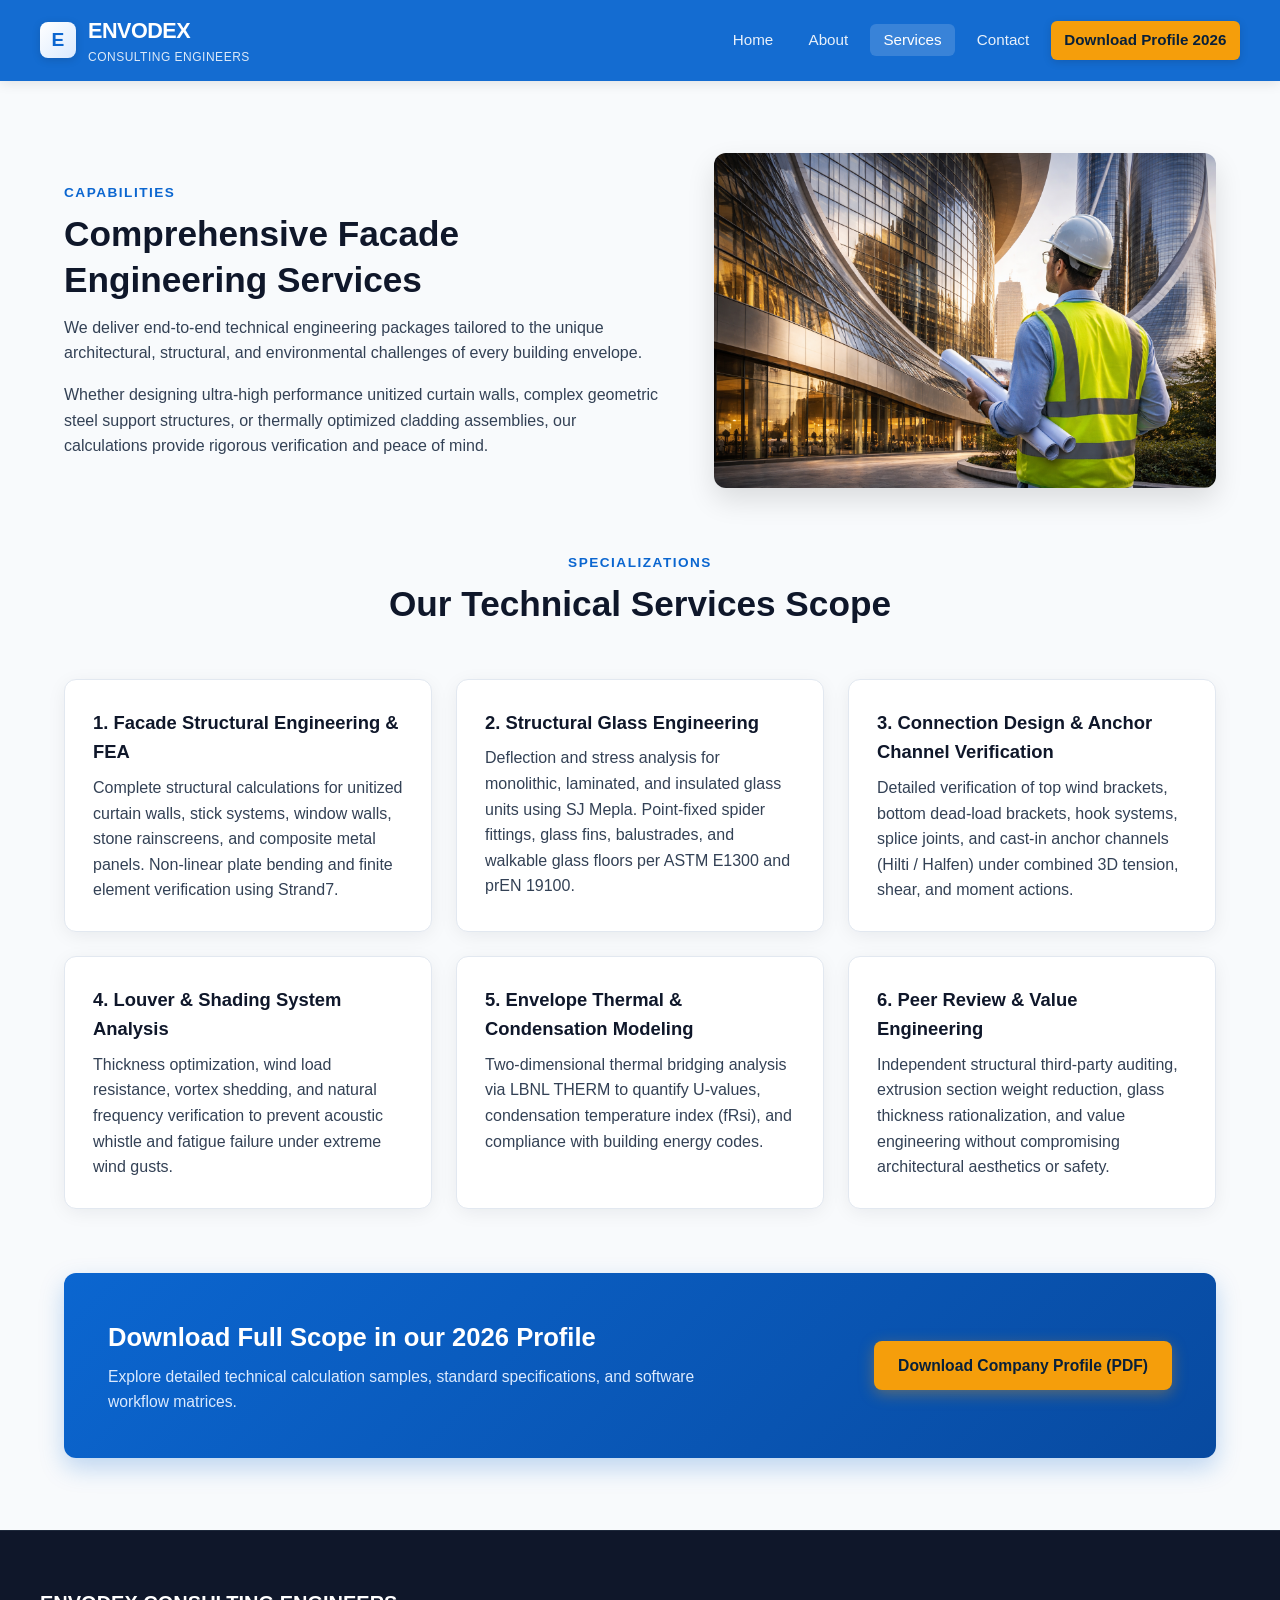
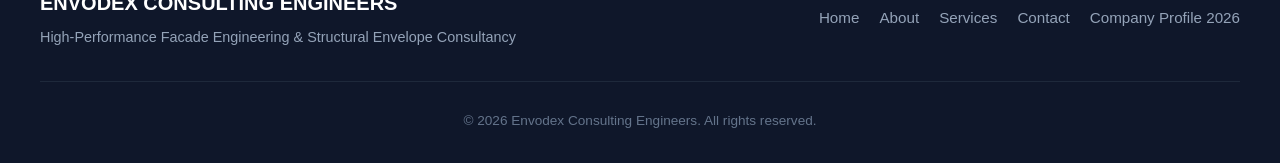
<file: services.html>
<!doctype html>
<html lang="en">
<head>
  <meta charset="utf-8" />
  <meta name="viewport" content="width=device-width, initial-scale=1" />
  <title>Services | Envodex Consulting Engineers</title>
  <link rel="stylesheet" href="style.css">
</head>
<body>
  <header>
    <nav>
      <div class="logo-container">
        <div class="logo-icon">E</div>
        <div>
          <span class="logo-text">ENVODEX</span>
          <span class="logo-subtitle">CONSULTING ENGINEERS</span>
        </div>
      </div>
      <ul>
        <li><a href="index.html">Home</a></li>
        <li><a href="about.html">About</a></li>
        <li><a href="services.html" class="active">Services</a></li>
        <li><a href="contact.html">Contact</a></li>
        <li><a href="Envodex_Company_Profile_2026.pdf" download class="nav-cta">Download Profile 2026</a></li>
      </ul>
    </nav>
  </header>

  <main class="container">
    <section class="two-column">
      <div class="text">
        <span class="section-tag">Capabilities</span>
        <h1 class="section-title">Comprehensive Facade Engineering Services</h1>
        <p>We deliver end-to-end technical engineering packages tailored to the unique architectural, structural, and environmental challenges of every building envelope.</p>
        <p style="margin-top:1rem;">Whether designing ultra-high performance unitized curtain walls, complex geometric steel support structures, or thermally optimized cladding assemblies, our calculations provide rigorous verification and peace of mind.</p>
      </div>
      <div class="image">
        <img src="images/services-facade.png" alt="Facade engineering services">
      </div>
    </section>

    <section style="margin-top: 4rem;">
      <div class="section-header">
        <span class="section-tag">Specializations</span>
        <h2 class="section-title">Our Technical Services Scope</h2>
      </div>

      <div class="services-grid">
        <div class="service-card">
          <strong>1. Facade Structural Engineering &amp; FEA</strong>
          <p>Complete structural calculations for unitized curtain walls, stick systems, window walls, stone rainscreens, and composite metal panels. Non-linear plate bending and finite element verification using Strand7.</p>
        </div>
        <div class="service-card">
          <strong>2. Structural Glass Engineering</strong>
          <p>Deflection and stress analysis for monolithic, laminated, and insulated glass units using SJ Mepla. Point-fixed spider fittings, glass fins, balustrades, and walkable glass floors per ASTM E1300 and prEN 19100.</p>
        </div>
        <div class="service-card">
          <strong>3. Connection Design &amp; Anchor Channel Verification</strong>
          <p>Detailed verification of top wind brackets, bottom dead-load brackets, hook systems, splice joints, and cast-in anchor channels (Hilti / Halfen) under combined 3D tension, shear, and moment actions.</p>
        </div>
        <div class="service-card">
          <strong>4. Louver &amp; Shading System Analysis</strong>
          <p>Thickness optimization, wind load resistance, vortex shedding, and natural frequency verification to prevent acoustic whistle and fatigue failure under extreme wind gusts.</p>
        </div>
        <div class="service-card">
          <strong>5. Envelope Thermal &amp; Condensation Modeling</strong>
          <p>Two-dimensional thermal bridging analysis via LBNL THERM to quantify U-values, condensation temperature index (fRsi), and compliance with building energy codes.</p>
        </div>
        <div class="service-card">
          <strong>6. Peer Review &amp; Value Engineering</strong>
          <p>Independent structural third-party auditing, extrusion section weight reduction, glass thickness rationalization, and value engineering without compromising architectural aesthetics or safety.</p>
        </div>
      </div>
    </section>

    <section class="profile-cta-strip">
      <div>
        <h3>Download Full Scope in our 2026 Profile</h3>
        <p>Explore detailed technical calculation samples, standard specifications, and software workflow matrices.</p>
      </div>
      <a class="btn btn-primary" href="Envodex_Company_Profile_2026.pdf" download>
        Download Company Profile (PDF)
      </a>
    </section>
  </main>

  <footer>
    <div class="footer-container">
      <div>
        <div class="footer-logo">ENVODEX CONSULTING ENGINEERS</div>
        <p style="margin-top:0.4rem; font-size:0.9rem;">High-Performance Facade Engineering &amp; Structural Envelope Consultancy</p>
      </div>
      <div class="footer-links">
        <a href="index.html">Home</a>
        <a href="about.html">About</a>
        <a href="services.html">Services</a>
        <a href="contact.html">Contact</a>
        <a href="Envodex_Company_Profile_2026.pdf" download>Company Profile 2026</a>
      </div>
    </div>
    <div class="footer-bottom">
      &copy; 2026 Envodex Consulting Engineers. All rights reserved.
    </div>
  </footer>
</body>
</html>
</file>
<file: style.css>
/* style.css - Envodex Engineering Website 2026 */
:root {
  --primary: #0b66d0;
  --primary-dark: #084aa0;
  --primary-light: #e8f2ff;
  --accent: #f59e0b;
  --accent-hover: #d97706;
  --dark: #0f172a;
  --dark-surface: #1e293b;
  --text-main: #334155;
  --text-muted: #64748b;
  --bg-light: #f8fafc;
  --white: #ffffff;
  --border: #e2e8f0;
  --card-shadow: 0 4px 20px -2px rgba(15, 23, 42, 0.08);
  --card-hover: 0 12px 30px -4px rgba(11, 102, 208, 0.16);
  --radius: 12px;
  --transition: all 0.25s ease-in-out;
}

* { box-sizing: border-box; margin: 0; padding: 0; }
body {
  font-family: 'Segoe UI', -apple-system, BlinkMacSystemFont, Roboto, Helvetica, Arial, sans-serif;
  color: var(--text-main);
  background: var(--bg-light);
  line-height: 1.6;
}

a { color: var(--primary); text-decoration: none; transition: var(--transition); }
a:hover { color: var(--primary-dark); }

/* Header & Nav */
header {
  background: rgba(11, 102, 208, 0.96);
  backdrop-filter: blur(10px);
  color: var(--white);
  padding: 0.85rem 1.5rem;
  position: sticky;
  top: 0;
  z-index: 1000;
  box-shadow: 0 2px 12px rgba(0,0,0,0.1);
}
nav {
  max-width: 1200px;
  margin: auto;
  display: flex;
  align-items: center;
  justify-content: space-between;
  flex-wrap: wrap;
  gap: 1rem;
}
.logo-container {
  display: flex;
  align-items: center;
  gap: 0.75rem;
}
.logo-icon {
  width: 36px;
  height: 36px;
  background: linear-gradient(135deg, #ffffff, #dbeafe);
  border-radius: 8px;
  display: flex;
  align-items: center;
  justify-content: center;
  color: var(--primary);
  font-weight: 900;
  font-size: 1.2rem;
  box-shadow: 0 2px 8px rgba(0,0,0,0.15);
}
.logo-text {
  font-weight: 800;
  font-size: 1.35rem;
  letter-spacing: -0.5px;
  color: var(--white);
}
.logo-subtitle {
  font-size: 0.75rem;
  font-weight: 500;
  opacity: 0.85;
  display: block;
  letter-spacing: 0.5px;
}

nav ul {
  list-style: none;
  display: flex;
  gap: 0.5rem;
  align-items: center;
}
nav a {
  color: rgba(255, 255, 255, 0.9);
  padding: 0.45rem 0.85rem;
  border-radius: 6px;
  font-weight: 500;
  font-size: 0.95rem;
}
nav a.active, nav a:hover {
  background: rgba(255, 255, 255, 0.16);
  color: var(--white);
}
.nav-cta {
  background: var(--accent);
  color: #08203a !important;
  font-weight: 600 !important;
  display: inline-flex;
  align-items: center;
  gap: 0.4rem;
  box-shadow: 0 2px 8px rgba(0,0,0,0.15);
}
.nav-cta:hover {
  background: var(--accent-hover);
  color: #ffffff !important;
}

/* Hero */
.hero {
  background: linear-gradient(180deg, rgba(8, 32, 58, 0.75) 0%, rgba(15, 23, 42, 0.88) 100%),
              url("images/hero-facade.jpg") center/cover no-repeat;
  min-height: 70vh;
  display: flex;
  align-items: center;
  justify-content: center;
  position: relative;
  padding: 4.5rem 1.5rem;
  text-align: center;
}
.hero-content {
  max-width: 880px;
  color: var(--white);
  z-index: 2;
}
.hero-badge {
  display: inline-flex;
  align-items: center;
  gap: 0.5rem;
  background: rgba(255, 255, 255, 0.14);
  border: 1px solid rgba(255, 255, 255, 0.25);
  padding: 0.35rem 0.9rem;
  border-radius: 50px;
  font-size: 0.85rem;
  font-weight: 600;
  letter-spacing: 0.5px;
  margin-bottom: 1.25rem;
  backdrop-filter: blur(8px);
}
.hero-badge-dot {
  width: 8px;
  height: 8px;
  background: #10b981;
  border-radius: 50%;
  box-shadow: 0 0 10px #10b981;
}
.hero h1 {
  font-size: 2.85rem;
  font-weight: 800;
  line-height: 1.2;
  margin-bottom: 1.2rem;
  letter-spacing: -0.5px;
}
.hero p {
  font-size: 1.15rem;
  color: #e2e8f0;
  max-width: 760px;
  margin: 0 auto 2rem auto;
  line-height: 1.7;
}
.hero-actions {
  display: flex;
  gap: 1rem;
  justify-content: center;
  flex-wrap: wrap;
}

/* Buttons */
.btn {
  display: inline-flex;
  align-items: center;
  justify-content: center;
  gap: 0.5rem;
  padding: 0.75rem 1.5rem;
  border-radius: 8px;
  font-weight: 600;
  font-size: 0.98rem;
  cursor: pointer;
  border: none;
  transition: var(--transition);
}
.btn-primary {
  background: var(--accent);
  color: #08203a;
  box-shadow: 0 4px 15px rgba(245, 158, 11, 0.35);
}
.btn-primary:hover {
  background: var(--accent-hover);
  color: #ffffff;
  transform: translateY(-2px);
  box-shadow: 0 6px 20px rgba(245, 158, 11, 0.45);
}
.btn-secondary {
  background: rgba(255, 255, 255, 0.12);
  color: #ffffff;
  border: 1px solid rgba(255, 255, 255, 0.35);
  backdrop-filter: blur(6px);
}
.btn-secondary:hover {
  background: rgba(255, 255, 255, 0.24);
  color: #ffffff;
  transform: translateY(-2px);
}
.btn-outline {
  border: 2px solid var(--primary);
  color: var(--primary);
  background: transparent;
}
.btn-outline:hover {
  background: var(--primary);
  color: var(--white);
}

/* Section styling */
.container {
  max-width: 1200px;
  margin: auto;
  padding: 4.5rem 1.5rem;
}
.section-header {
  text-align: center;
  max-width: 740px;
  margin: 0 auto 3.25rem auto;
}
.section-tag {
  color: var(--primary);
  font-weight: 700;
  text-transform: uppercase;
  font-size: 0.85rem;
  letter-spacing: 1.5px;
  display: block;
  margin-bottom: 0.5rem;
}
.section-title {
  font-size: 2.2rem;
  font-weight: 800;
  color: var(--dark);
  line-height: 1.3;
  margin-bottom: 0.75rem;
}
.section-desc {
  color: var(--text-muted);
  font-size: 1.05rem;
}

/* Client Logos Banner */
.clients-section {
  background: var(--white);
  padding: 3rem 1.5rem;
  border-bottom: 1px solid var(--border);
}
.clients-header {
  text-align: center;
  margin-bottom: 2rem;
}
.clients-header h3 {
  font-size: 0.92rem;
  text-transform: uppercase;
  letter-spacing: 1.5px;
  color: var(--text-muted);
  font-weight: 700;
}
.clients-grid {
  display: grid;
  grid-template-columns: repeat(auto-fit, minmax(240px, 1fr));
  gap: 1.5rem;
  max-width: 1100px;
  margin: auto;
  align-items: stretch;
}
.client-card {
  background: var(--bg-light);
  border: 1px solid var(--border);
  border-radius: var(--radius);
  padding: 1.5rem 1.25rem;
  display: flex;
  flex-direction: column;
  align-items: center;
  justify-content: center;
  transition: var(--transition);
  text-align: center;
  min-height: 110px;
}
.client-card:hover {
  background: var(--white);
  border-color: var(--primary);
  transform: translateY(-3px);
  box-shadow: var(--card-shadow);
}
.client-card img {
  max-height: 48px;
  width: auto;
  max-width: 100%;
  display: block;
  margin-bottom: 0.5rem;
  object-fit: contain;
}
.client-fallback {
  margin-bottom: 0.5rem;
}
.fallback-title {
  display: block;
  font-weight: 800;
  font-size: 1.15rem;
  color: var(--dark);
  letter-spacing: 0.5px;
}
.fallback-sub {
  display: block;
  font-size: 0.75rem;
  font-weight: 700;
  color: var(--primary);
  letter-spacing: 1.5px;
}
.client-role {
  font-size: 0.75rem;
  color: var(--text-muted);
  font-weight: 600;
  text-transform: uppercase;
  letter-spacing: 0.5px;
  margin-top: 0.25rem;
}

/* Landmark Projects */
.projects-grid {
  display: grid;
  grid-template-columns: repeat(auto-fit, minmax(340px, 1fr));
  gap: 2rem;
}
.project-card {
  background: var(--white);
  border: 1px solid var(--border);
  border-radius: var(--radius);
  padding: 1.75rem;
  box-shadow: var(--card-shadow);
  transition: var(--transition);
  display: flex;
  flex-direction: column;
}
.project-card:hover {
  transform: translateY(-5px);
  box-shadow: var(--card-hover);
  border-color: rgba(11, 102, 208, 0.35);
}
.project-media img {
  width: 100%;
  height: 200px;
  object-fit: cover;
  border-radius: 8px;
  margin-bottom: 1.25rem;
  display: block;
}
.project-header {
  display: flex;
  justify-content: space-between;
  align-items: flex-start;
  margin-bottom: 0.75rem;
  gap: 0.5rem;
}
.project-name {
  font-size: 1.3rem;
  font-weight: 700;
  color: var(--dark);
}
.project-location {
  display: inline-block;
  background: var(--primary-light);
  color: var(--primary);
  font-size: 0.78rem;
  font-weight: 700;
  padding: 0.25rem 0.65rem;
  border-radius: 50px;
  white-space: nowrap;
}
.project-desc {
  font-size: 0.94rem;
  color: var(--text-main);
  line-height: 1.6;
  margin-bottom: 1.25rem;
  flex-grow: 1;
}
.project-specs {
  background: var(--bg-light);
  border-radius: 8px;
  padding: 0.85rem;
  font-size: 0.84rem;
  color: var(--text-muted);
  margin-bottom: 1.2rem;
  line-height: 1.5;
}
.project-specs strong { color: var(--dark); }
.project-tags {
  display: flex;
  flex-wrap: wrap;
  gap: 0.4rem;
}
.tag {
  background: #f1f5f9;
  color: #475569;
  font-size: 0.75rem;
  font-weight: 600;
  padding: 0.25rem 0.6rem;
  border-radius: 4px;
}

/* Software Suite */
.software-section {
  background: var(--dark);
  color: var(--white);
  padding: 5rem 1.5rem;
  position: relative;
  overflow: hidden;
}
.software-section .section-title { color: var(--white); }
.software-section .section-desc { color: #94a3b8; }
.software-section .section-tag { color: var(--accent); }

.software-grid {
  display: grid;
  grid-template-columns: repeat(auto-fit, minmax(260px, 1fr));
  gap: 1.5rem;
}
.software-card {
  background: rgba(255, 255, 255, 0.05);
  border: 1px solid rgba(255, 255, 255, 0.1);
  border-radius: var(--radius);
  padding: 2.25rem 1.75rem;
  transition: var(--transition);
  position: relative;
}
.software-card:hover {
  background: rgba(255, 255, 255, 0.09);
  border-color: var(--accent);
  transform: translateY(-4px);
}
.software-icon {
  width: 50px;
  height: 50px;
  background: rgba(245, 158, 11, 0.15);
  color: var(--accent);
  border-radius: 10px;
  display: flex;
  align-items: center;
  justify-content: center;
  font-size: 1.4rem;
  font-weight: 800;
  margin-bottom: 1.25rem;
}
.software-name {
  font-size: 1.3rem;
  font-weight: 700;
  color: var(--white);
  margin-bottom: 0.35rem;
}
.software-type {
  font-size: 0.8rem;
  color: var(--accent);
  font-weight: 600;
  text-transform: uppercase;
  letter-spacing: 0.5px;
  margin-bottom: 0.85rem;
}
.software-desc {
  font-size: 0.92rem;
  color: #cbd5e1;
  line-height: 1.6;
}

/* Design Standards */
.standards-grid {
  display: grid;
  grid-template-columns: repeat(auto-fit, minmax(320px, 1fr));
  gap: 1.75rem;
}
.standard-card {
  background: var(--white);
  border: 1px solid var(--border);
  border-radius: var(--radius);
  padding: 2rem 1.75rem;
  box-shadow: var(--card-shadow);
  border-top: 4px solid var(--primary);
  transition: var(--transition);
}
.standard-card:hover {
  transform: translateY(-4px);
  box-shadow: var(--card-hover);
}
.standard-badge {
  font-size: 0.75rem;
  font-weight: 800;
  text-transform: uppercase;
  color: var(--primary);
  letter-spacing: 1px;
  margin-bottom: 0.5rem;
  display: block;
}
.standard-title {
  font-size: 1.3rem;
  font-weight: 700;
  color: var(--dark);
  margin-bottom: 0.75rem;
}
.standard-desc {
  font-size: 0.93rem;
  color: var(--text-main);
  line-height: 1.55;
  margin-bottom: 1.2rem;
}
.standard-list {
  list-style: none;
  font-size: 0.87rem;
  color: var(--text-muted);
}
.standard-list li {
  padding: 0.35rem 0;
  display: flex;
  align-items: flex-start;
  gap: 0.5rem;
  line-height: 1.45;
}
.standard-list li::before {
  content: "✔";
  color: #10b981;
  font-size: 0.85rem;
  font-weight: bold;
}

/* Two column section */
.two-column {
  display: flex;
  gap: 3.5rem;
  align-items: center;
  flex-wrap: wrap;
}
.two-column .text { flex: 1 1 50%; min-width: 300px; }
.two-column .image { flex: 1 1 42%; min-width: 280px; }
.two-column img {
  width: 100%;
  border-radius: var(--radius);
  display: block;
  box-shadow: 0 12px 28px rgba(0,0,0,0.12);
}

/* Services Grid */
.services-grid {
  display: grid;
  grid-template-columns: repeat(auto-fit, minmax(280px, 1fr));
  gap: 1.5rem;
  margin-top: 1.5rem;
}
.service-card {
  background: var(--white);
  border: 1px solid var(--border);
  padding: 1.75rem;
  border-radius: var(--radius);
  box-shadow: var(--card-shadow);
  transition: var(--transition);
}
.service-card:hover {
  border-color: var(--primary);
  transform: translateY(-4px);
  box-shadow: var(--card-hover);
}
.service-card strong {
  display: block;
  font-size: 1.15rem;
  color: var(--dark);
  margin-bottom: 0.5rem;
}

/* Download Profile CTA Strip */
.profile-cta-strip {
  background: linear-gradient(135deg, var(--primary) 0%, #084aa0 100%);
  color: var(--white);
  border-radius: var(--radius);
  padding: 2.75rem;
  margin-top: 4rem;
  display: flex;
  align-items: center;
  justify-content: space-between;
  flex-wrap: wrap;
  gap: 1.5rem;
  box-shadow: 0 10px 25px rgba(11, 102, 208, 0.25);
}
.profile-cta-strip h3 { font-size: 1.6rem; margin-bottom: 0.4rem; font-weight: 800; }
.profile-cta-strip p { color: #dbeafe; font-size: 0.98rem; max-width: 650px; }

/* Footer */
footer {
  background: var(--dark);
  color: #94a3b8;
  padding: 3.5rem 1.5rem 2rem 1.5rem;
  font-size: 0.95rem;
  border-top: 1px solid #1e293b;
}
.footer-container {
  max-width: 1200px;
  margin: auto;
  display: flex;
  justify-content: space-between;
  align-items: center;
  flex-wrap: wrap;
  gap: 1.5rem;
  border-bottom: 1px solid #1e293b;
  padding-bottom: 2rem;
}
.footer-logo { font-size: 1.25rem; font-weight: 800; color: var(--white); }
.footer-links { display: flex; gap: 1.25rem; flex-wrap: wrap; }
.footer-links a { color: #94a3b8; }
.footer-links a:hover { color: var(--white); }
.footer-bottom {
  text-align: center;
  padding-top: 1.75rem;
  font-size: 0.85rem;
  color: #64748b;
}

@media (max-width: 768px) {
  .hero h1 { font-size: 2.1rem; }
  .two-column { flex-direction: column-reverse; gap: 2rem; }
  .profile-cta-strip { text-align: center; justify-content: center; }
  .footer-container { flex-direction: column; text-align: center; }
}
</file>
